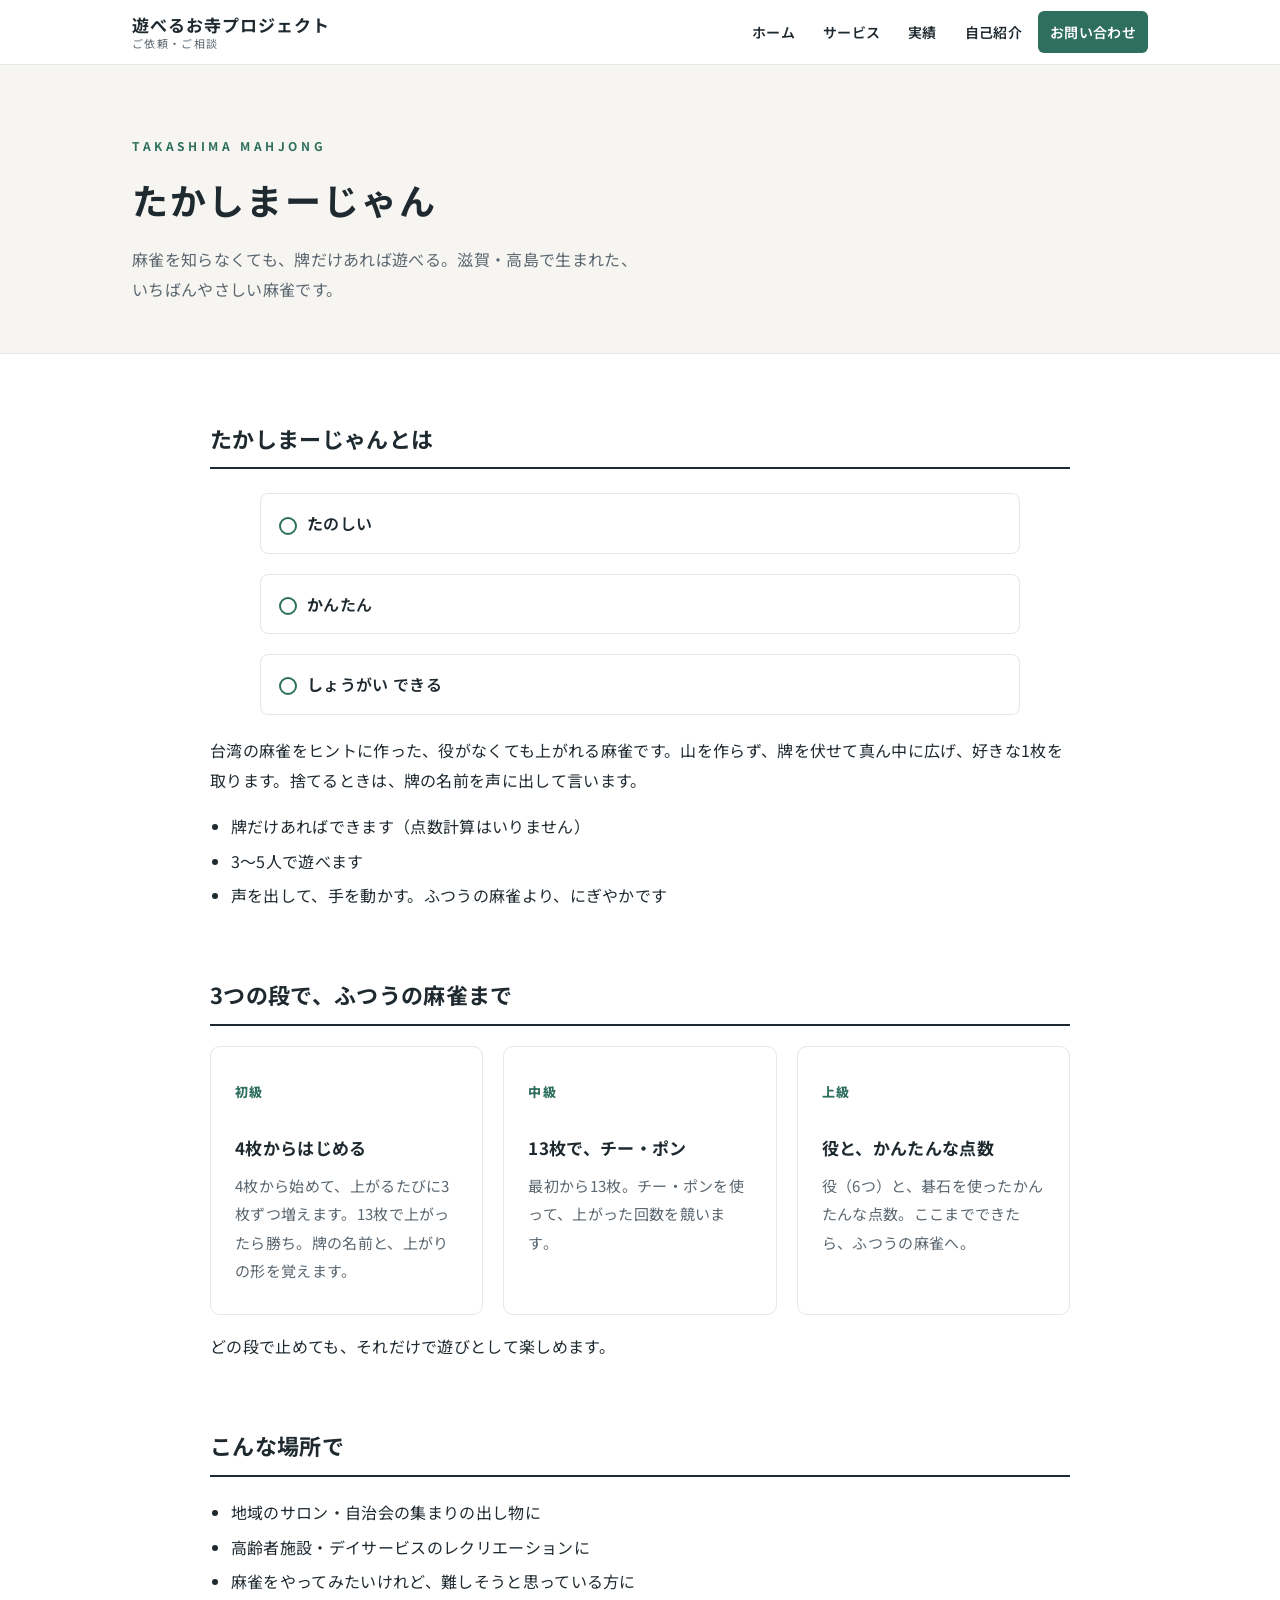
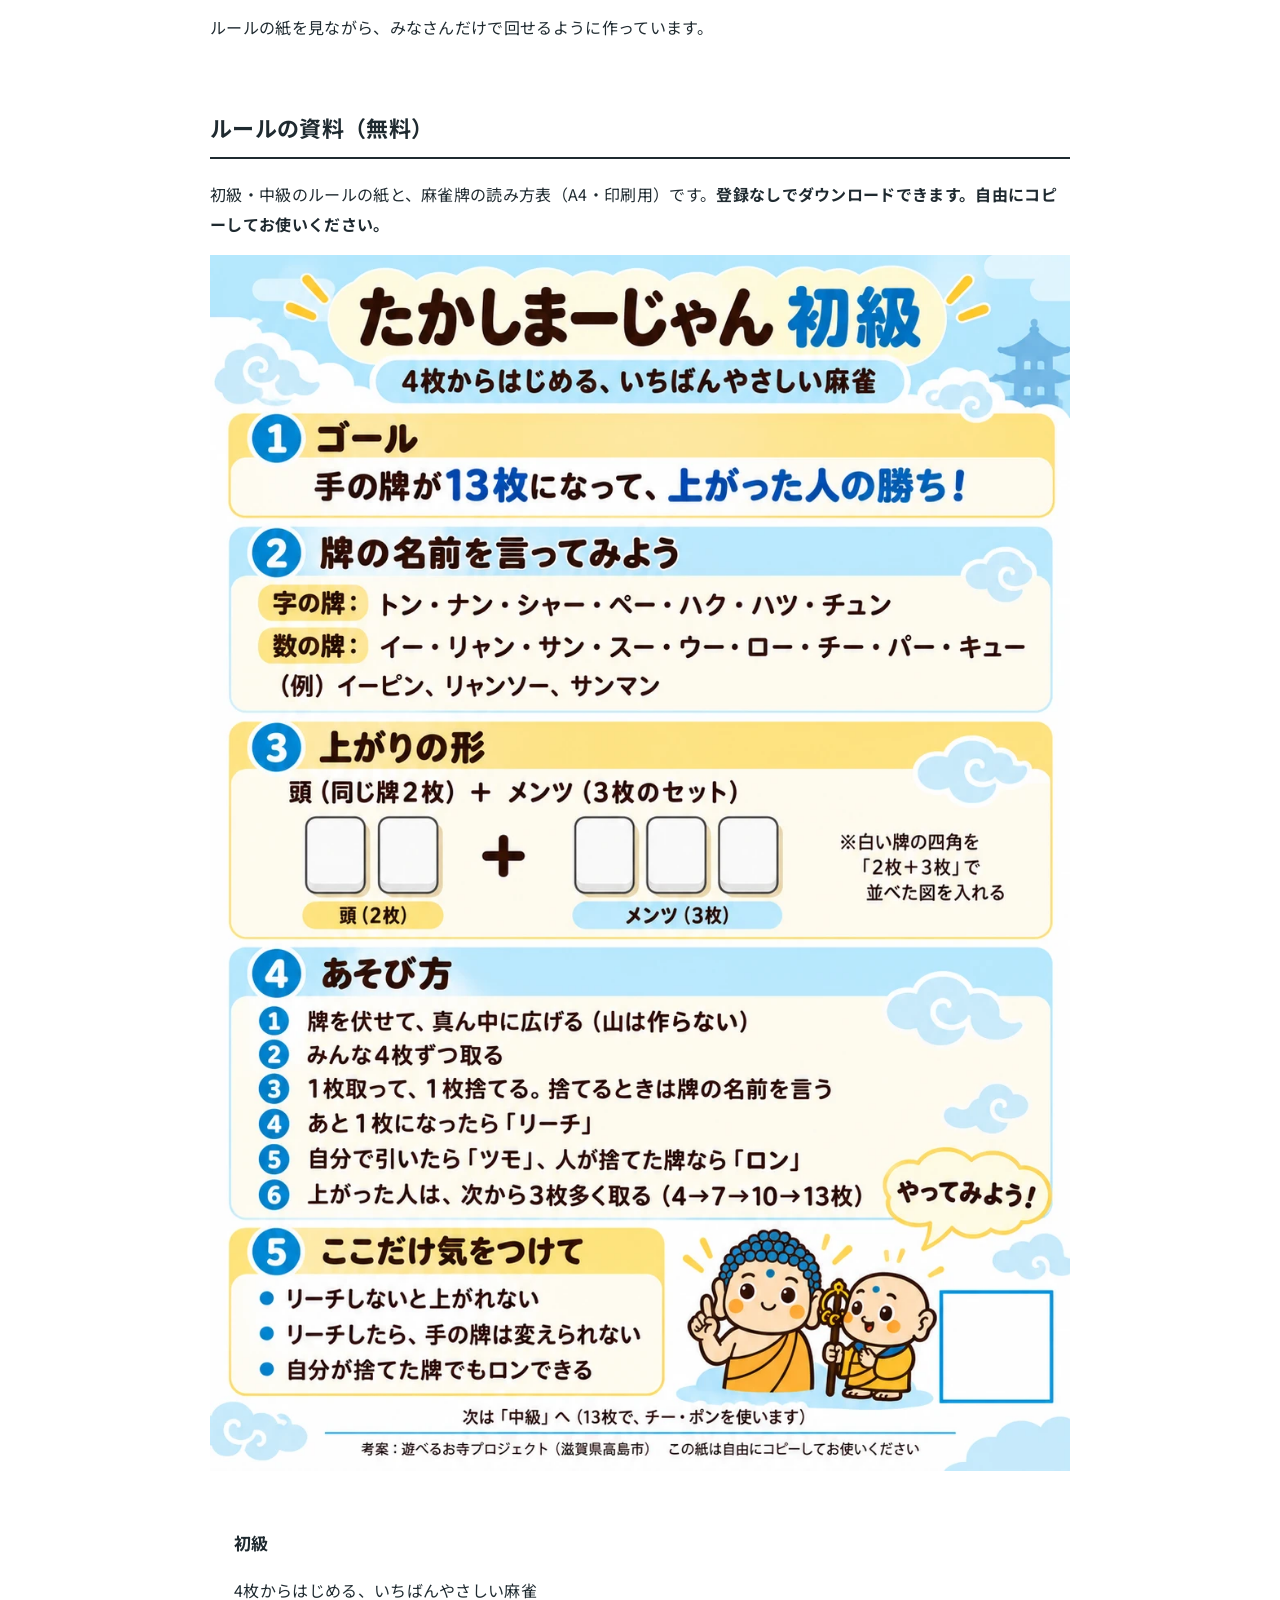
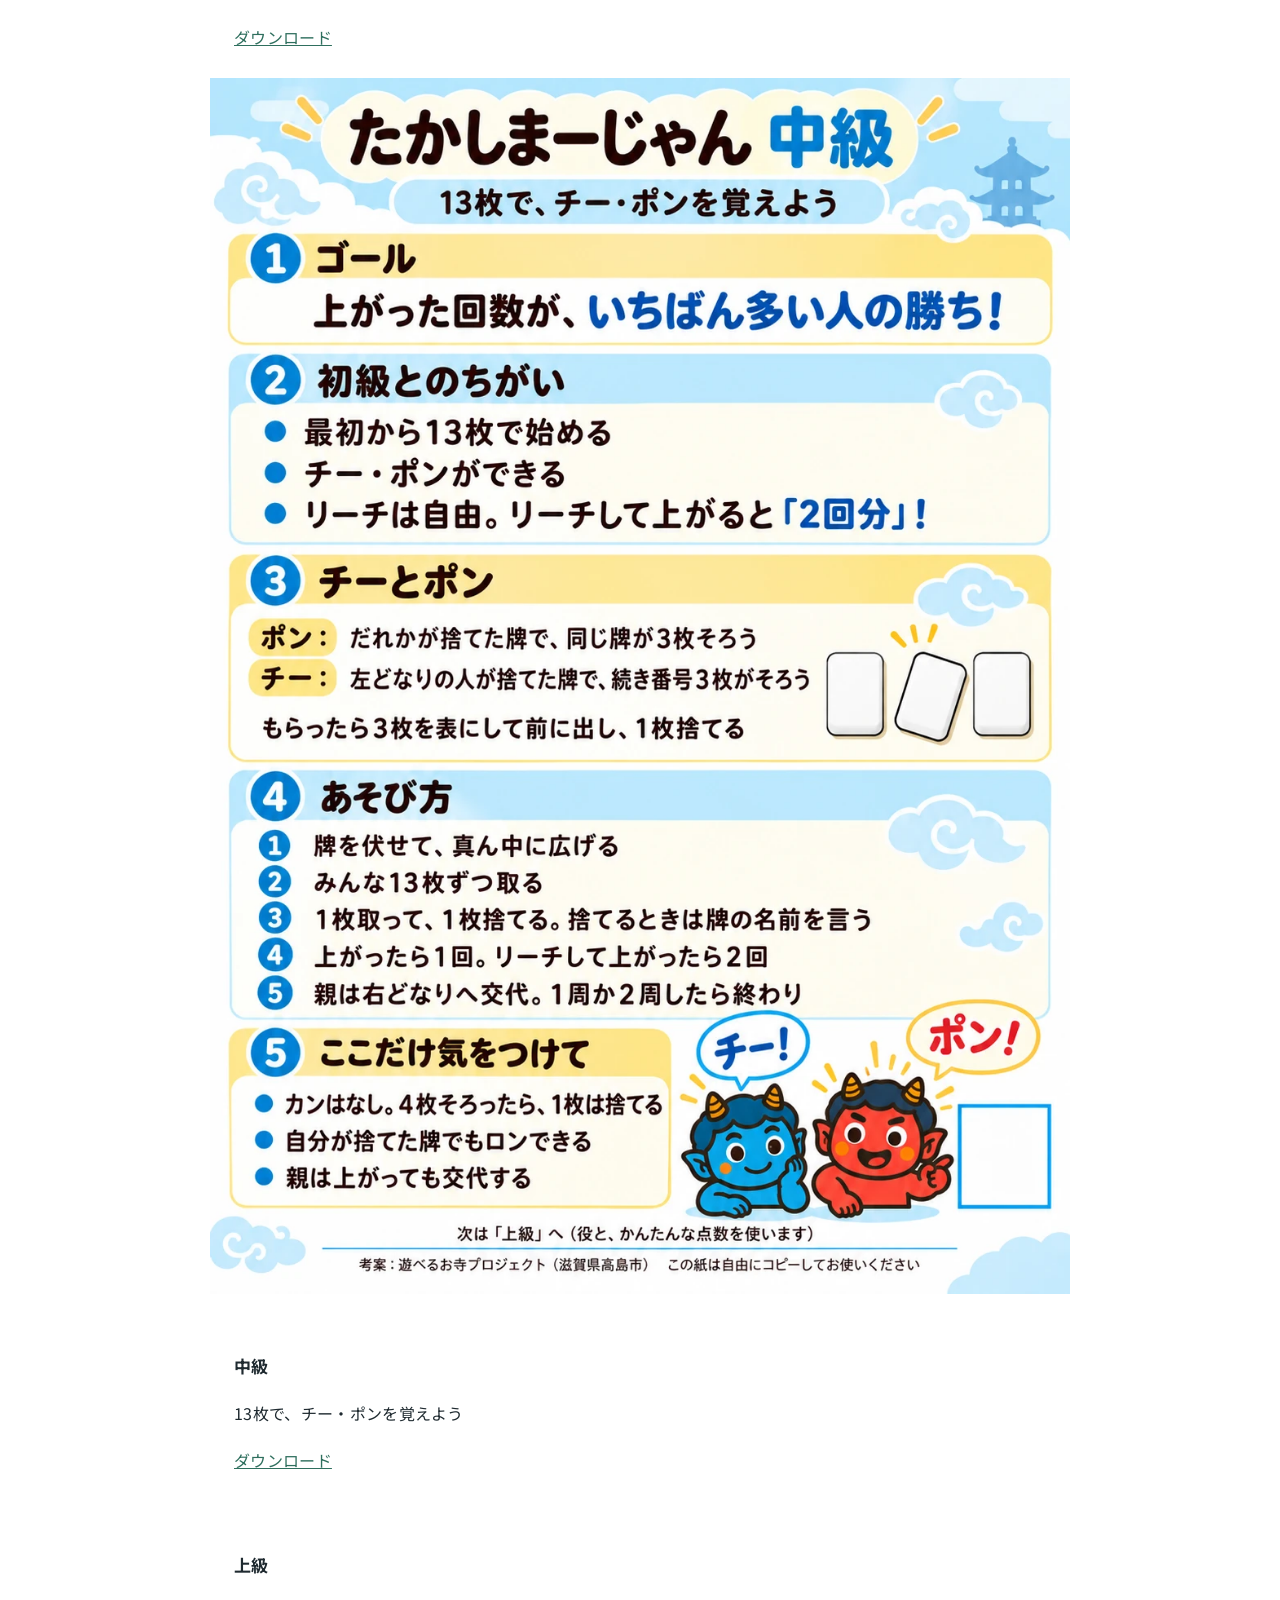
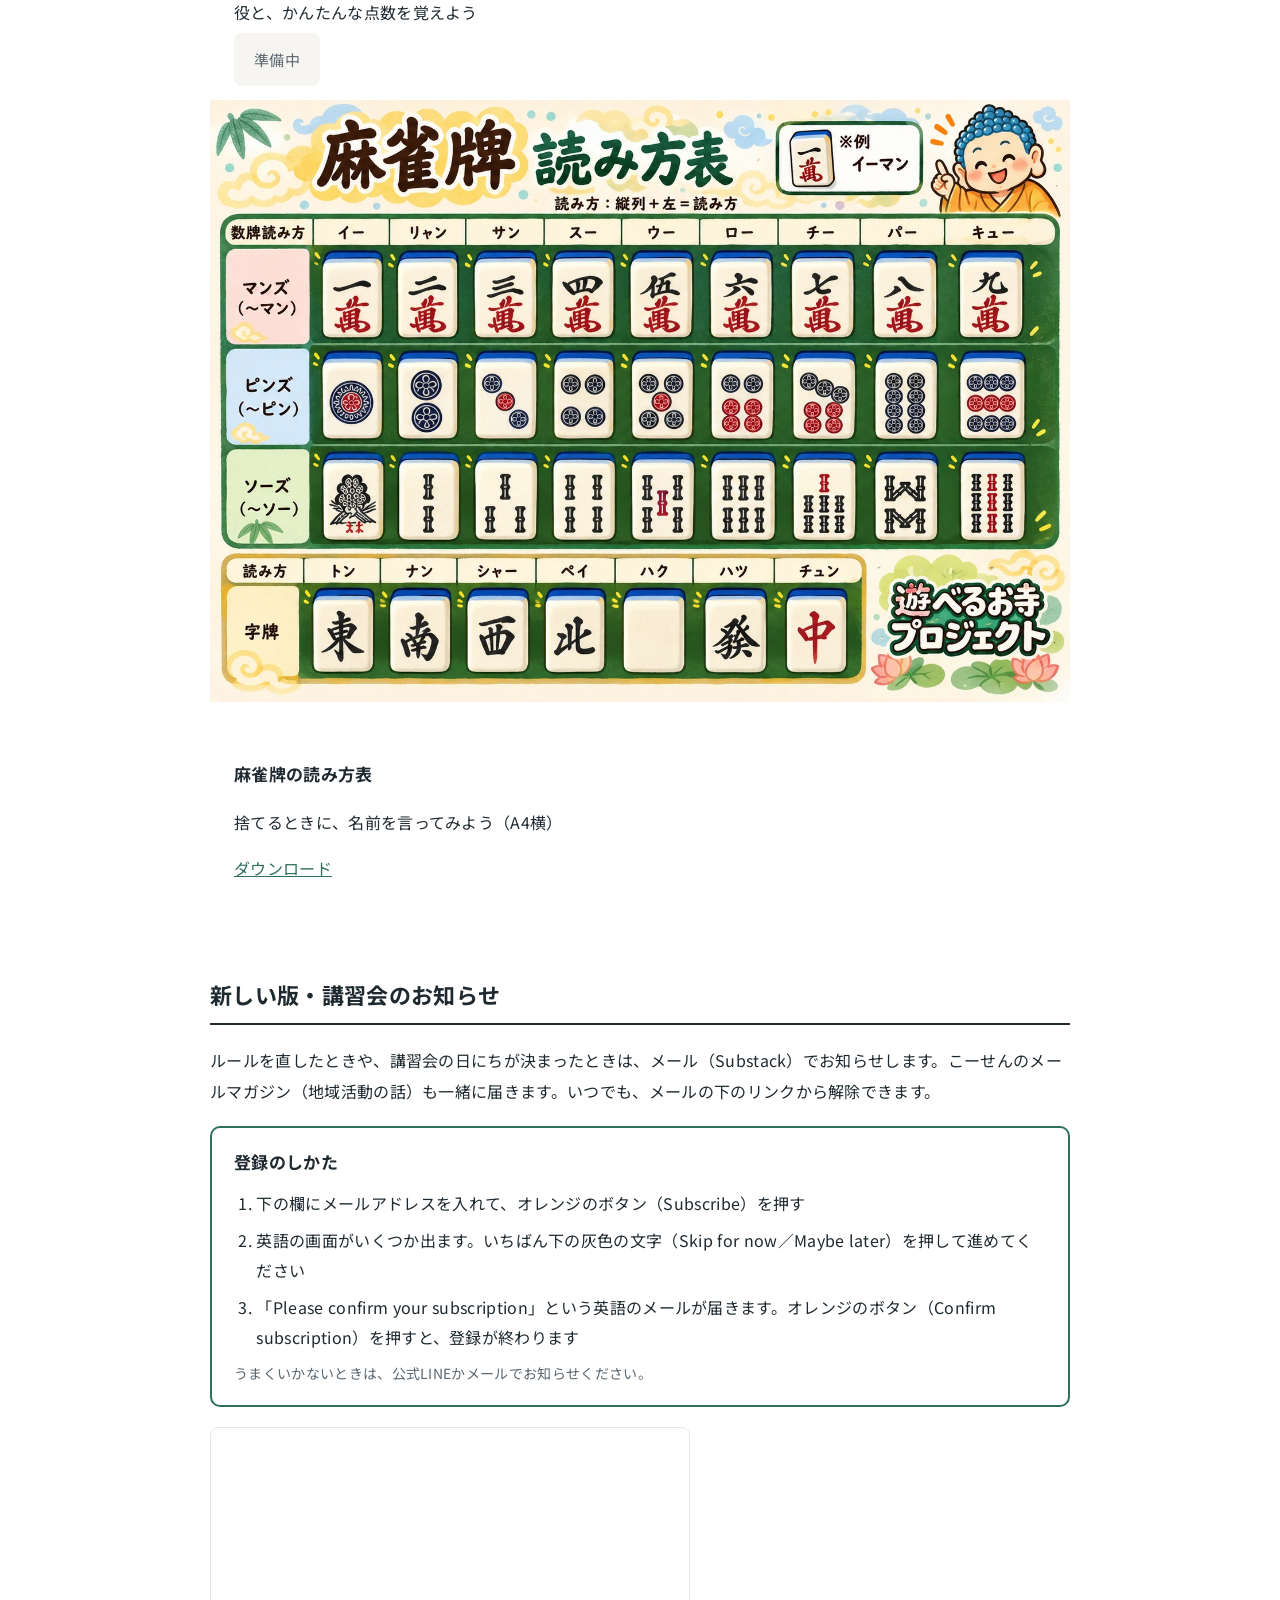
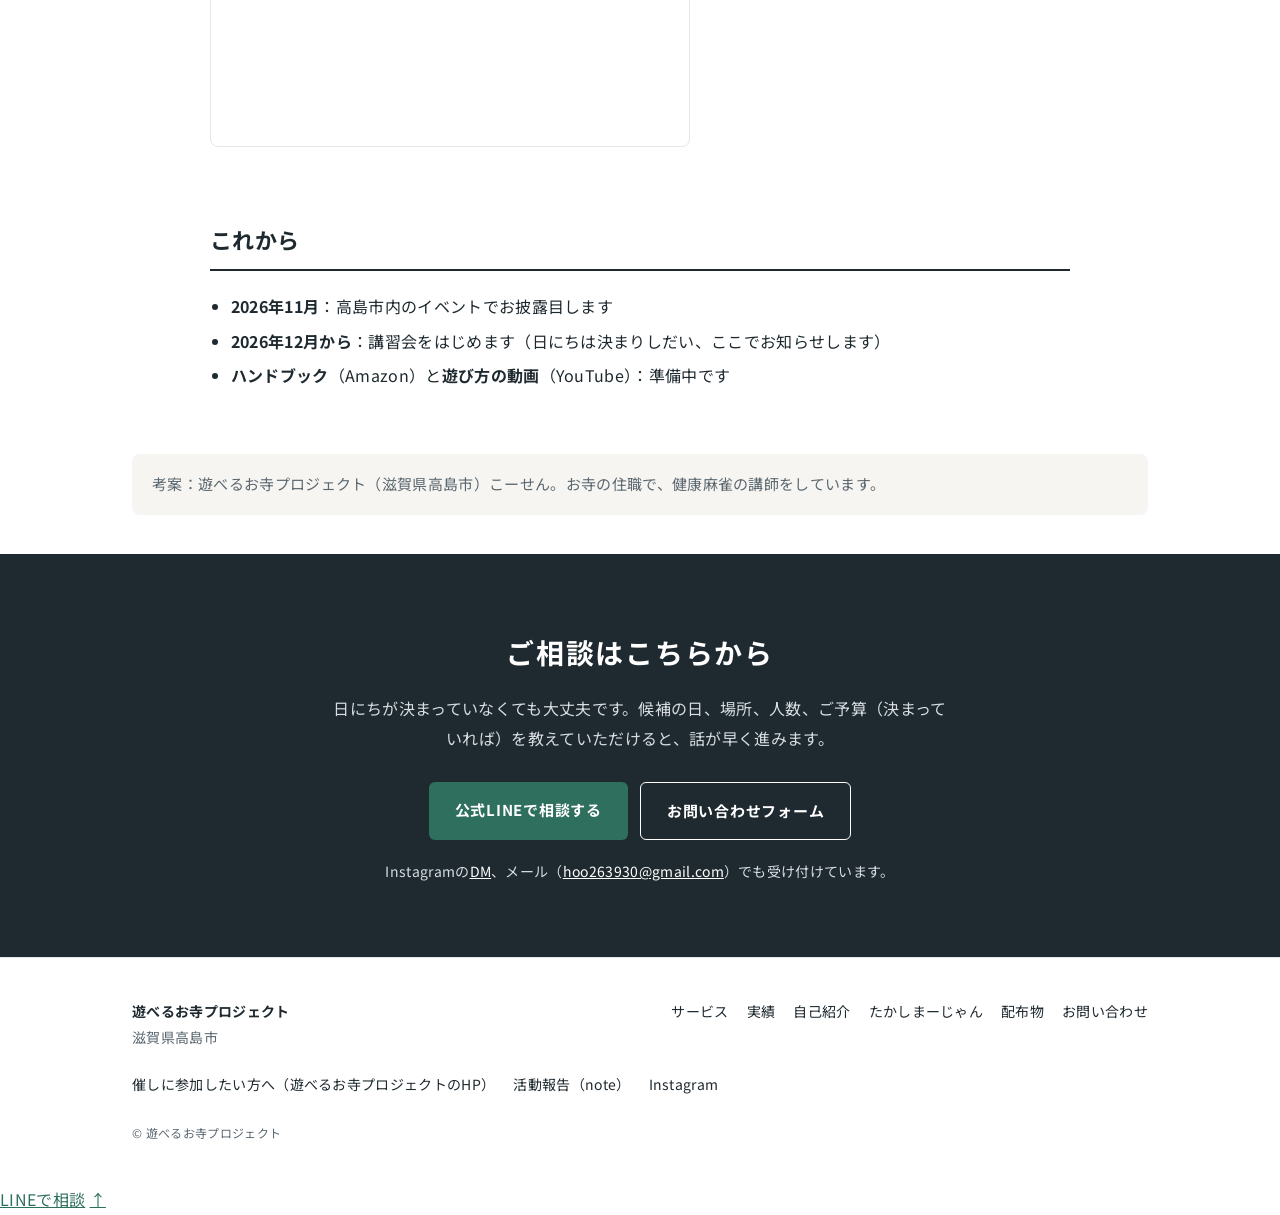
<file: takashimajan/index.html>
<!doctype html>
<html lang="ja">
<head>
  <meta charset="utf-8" />
  <meta name="viewport" content="width=device-width, initial-scale=1" />
  <script>/* 古い住所（github.io/works）で開かれたら、新しい住所の同じページへ移す */if(/\.github\.io$/.test(location.hostname)){location.replace("https://asoberu-otera-works.pages.dev/"+location.pathname.replace(/^\/works\/?/,"")+location.search+location.hash);}</script>
  <title>たかしまーじゃん｜遊べるお寺プロジェクト</title>
  <link rel="canonical" href="https://asoberu-otera-works.pages.dev/takashimajan/" />
  <meta name="description" content="麻雀を知らなくても、牌だけあれば遊べる。滋賀・高島で生まれた、いちばんやさしい麻雀「たかしまーじゃん」。ルールの資料を、登録なしで無料ダウンロードできます。" />
  <link rel="preconnect" href="https://fonts.googleapis.com" />
  <link rel="preconnect" href="https://fonts.gstatic.com" crossorigin />
  <link href="https://fonts.googleapis.com/css2?family=Noto+Sans+JP:wght@400;600;700;800&display=swap" rel="stylesheet" />
  <link rel="stylesheet" href="../assets/style.css?v=14" />
</head>
<body>
<header class="site-header">
  <div class="wrap">
    <a class="logo" href="../"><b>遊べるお寺プロジェクト</b><small>ご依頼・ご相談</small></a>
    <nav class="nav" aria-label="メニュー"><a class="nav-home" href="../">ホーム</a><a href="../service/">サービス</a><a href="../results/">実績</a><a href="../about/">自己紹介</a><a class="nav-cta" href="../contact/">お問い合わせ</a></nav>
  </div>
</header>
<main>

<section class="page-head"><div class="wrap"><span class="en">TAKASHIMA MAHJONG</span><h1>たかしまーじゃん</h1><p><span class="nb">麻雀を知らなくても、</span><span class="nb">牌だけあれば遊べる。</span><span class="nb">滋賀・高島で生まれた、</span><span class="nb">いちばんやさしい麻雀です。</span></p></div></section>
<div class="page-body"><div class="wrap">

<div class="block">
  <h2>たかしまーじゃんとは</h2>
  <ul class="worries">
    <li><b>た</b>のしい</li>
    <li><b>か</b>んたん</li>
    <li><b>し</b>ょうがい できる</li>
  </ul>
  <p>台湾の麻雀をヒントに作った、役がなくても上がれる麻雀です。山を作らず、牌を伏せて真ん中に広げ、好きな1枚を取ります。捨てるときは、牌の名前を声に出して言います。</p>
  <ul>
    <li>牌だけあればできます（点数計算はいりません）</li>
    <li>3〜5人で遊べます</li>
    <li>声を出して、手を動かす。ふつうの麻雀より、にぎやかです</li>
  </ul>
</div>

<div class="block">
  <h2>3つの段で、ふつうの麻雀まで</h2>
  <div class="cards">
    <div class="card"><span class="num">初級</span><h3>4枚からはじめる</h3><p>4枚から始めて、上がるたびに3枚ずつ増えます。13枚で上がったら勝ち。牌の名前と、上がりの形を覚えます。</p></div>
    <div class="card"><span class="num">中級</span><h3>13枚で、チー・ポン</h3><p>最初から13枚。チー・ポンを使って、上がった回数を競います。</p></div>
    <div class="card"><span class="num">上級</span><h3>役と、かんたんな点数</h3><p>役（6つ）と、碁石を使ったかんたんな点数。ここまでできたら、ふつうの麻雀へ。</p></div>
  </div>
  <p>どの段で止めても、それだけで遊びとして楽しめます。</p>
</div>

<div class="block">
  <h2>こんな場所で</h2>
  <ul>
    <li>地域のサロン・自治会の集まりの出し物に</li>
    <li>高齢者施設・デイサービスのレクリエーションに</li>
    <li>麻雀をやってみたいけれど、難しそうと思っている方に</li>
  </ul>
  <p>ルールの紙を見ながら、みなさんだけで回せるように作っています。</p>
</div>

<div class="block" id="shiryo">
  <h2>ルールの資料（無料）</h2>
  <p>初級・中級のルールの紙と、麻雀牌の読み方表（A4・印刷用）です。<b>登録なしでダウンロードできます。自由にコピーしてお使いください。</b></p>
  <div class="gal-grid">
    <div class="gal"><a class="gal-img" href="../images/takashimajan/shokyu.webp" target="_blank" rel="noopener"><img src="../images/takashimajan/shokyu.webp" alt="初級" loading="lazy"></a><div class="card-body"><h3>初級</h3><p>4枚からはじめる、いちばんやさしい麻雀</p><a class="btn-sub" href="../images/takashimajan/shokyu.webp" download>ダウンロード</a></div></div>
    <div class="gal"><a class="gal-img" href="../images/takashimajan/chukyu.webp" target="_blank" rel="noopener"><img src="../images/takashimajan/chukyu.webp" alt="中級" loading="lazy"></a><div class="card-body"><h3>中級</h3><p>13枚で、チー・ポンを覚えよう</p><a class="btn-sub" href="../images/takashimajan/chukyu.webp" download>ダウンロード</a></div></div>
    <div class="gal"><div class="gal-img"></div><div class="card-body"><h3>上級</h3><p>役と、かんたんな点数を覚えよう</p><span class="note-box">準備中</span></div></div>
    <div class="gal"><a class="gal-img" href="../images/takashimajan/yomikata.webp" target="_blank" rel="noopener"><img src="../images/takashimajan/yomikata.webp" alt="麻雀牌の読み方表" loading="lazy"></a><div class="card-body"><h3>麻雀牌の読み方表</h3><p>捨てるときに、名前を言ってみよう（A4横）</p><a class="btn-sub" href="../images/takashimajan/yomikata.webp" download>ダウンロード</a></div></div>
  </div>
</div>

<div class="block" id="oshirase">
  <h2>新しい版・講習会のお知らせ</h2>
  <p>ルールを直したときや、講習会の日にちが決まったときは、メール（Substack）でお知らせします。こーせんのメールマガジン（地域活動の話）も一緒に届きます。いつでも、メールの下のリンクから解除できます。</p>
  <div class="howto">
    <b>登録のしかた</b>
    <ol>
      <li>下の欄にメールアドレスを入れて、オレンジのボタン（Subscribe）を押す</li>
      <li>英語の画面がいくつか出ます。いちばん下の灰色の文字（Skip for now／Maybe later）を押して進めてください</li>
      <li>「Please confirm your subscription」という英語のメールが届きます。オレンジのボタン（Confirm subscription）を押すと、登録が終わります</li>
    </ol>
    <p>うまくいかないときは、公式LINEかメールでお知らせください。</p>
  </div>
  <div class="substack-embed"><iframe src="https://kosen3.substack.com/embed" title="メールアドレスの登録" width="480" height="320" frameborder="0" scrolling="no"></iframe></div>
</div>

<div class="block">
  <h2>これから</h2>
  <ul>
    <li><b>2026年11月</b>：高島市内のイベントでお披露目します</li>
    <li><b>2026年12月から</b>：講習会をはじめます（日にちは決まりしだい、ここでお知らせします）</li>
    <li><b>ハンドブック</b>（Amazon）と<b>遊び方の動画</b>（YouTube）：準備中です</li>
  </ul>
</div>

<p class="note-box">考案：遊べるお寺プロジェクト（滋賀県高島市）こーせん。お寺の住職で、健康麻雀の講師をしています。</p>

</div></div>
</main>
<section class="cta-band">
  <div class="wrap">
    <h2>ご相談はこちらから</h2>
    <p>日にちが決まっていなくても大丈夫です。候補の日、場所、人数、ご予算（決まっていれば）を教えていただけると、話が早く進みます。</p>
    <div class="btns">
      <a class="btn primary" href="https://lin.ee/ZITRIHg" target="_blank" rel="noopener">公式LINEで相談する</a>
      <a class="btn ghost" href="https://hoo263930-netizen.github.io/contact/" target="_blank" rel="noopener">お問い合わせフォーム</a>
    </div>
    <p class="band-sub">Instagramの<a href="https://www.instagram.com/asoberu_otera/" target="_blank" rel="noopener">DM</a>、メール（<a href="mailto:hoo263930@gmail.com">hoo263930@gmail.com</a>）でも受け付けています。</p>
  </div>
</section>
<footer class="site-footer">
  <div class="wrap">
    <div class="cols">
      <div>
        <b style="color:var(--ink)">遊べるお寺プロジェクト</b><br />
        滋賀県高島市
      </div>
      <ul>
        <li><a href="../service/">サービス</a></li>
        <li><a href="../results/">実績</a></li>
        <li><a href="../about/">自己紹介</a></li>
        <li><a href="../takashimajan/">たかしまーじゃん</a></li>
        <li><a href="../haifu/">配布物</a></li>
        <li><a href="../contact/">お問い合わせ</a></li>
      </ul>
      <ul>
        <li><a href="https://hoo263930-netizen.github.io/" target="_blank" rel="noopener">催しに参加したい方へ（遊べるお寺プロジェクトのHP）</a></li>
        <li><a href="https://note.com/loyal_dill1011" target="_blank" rel="noopener">活動報告（note）</a></li>
        <li><a href="https://www.instagram.com/asoberu_otera/" target="_blank" rel="noopener">Instagram</a></li>
      </ul>
    </div>
    <p class="copy">© 遊べるお寺プロジェクト</p>
  </div>
</footer>
<a class="float-line" href="https://lin.ee/ZITRIHg" target="_blank" rel="noopener">LINEで相談</a>
<a class="to-top" href="#" aria-label="ページの上へ">↑</a>
</body>
</html>
</file>
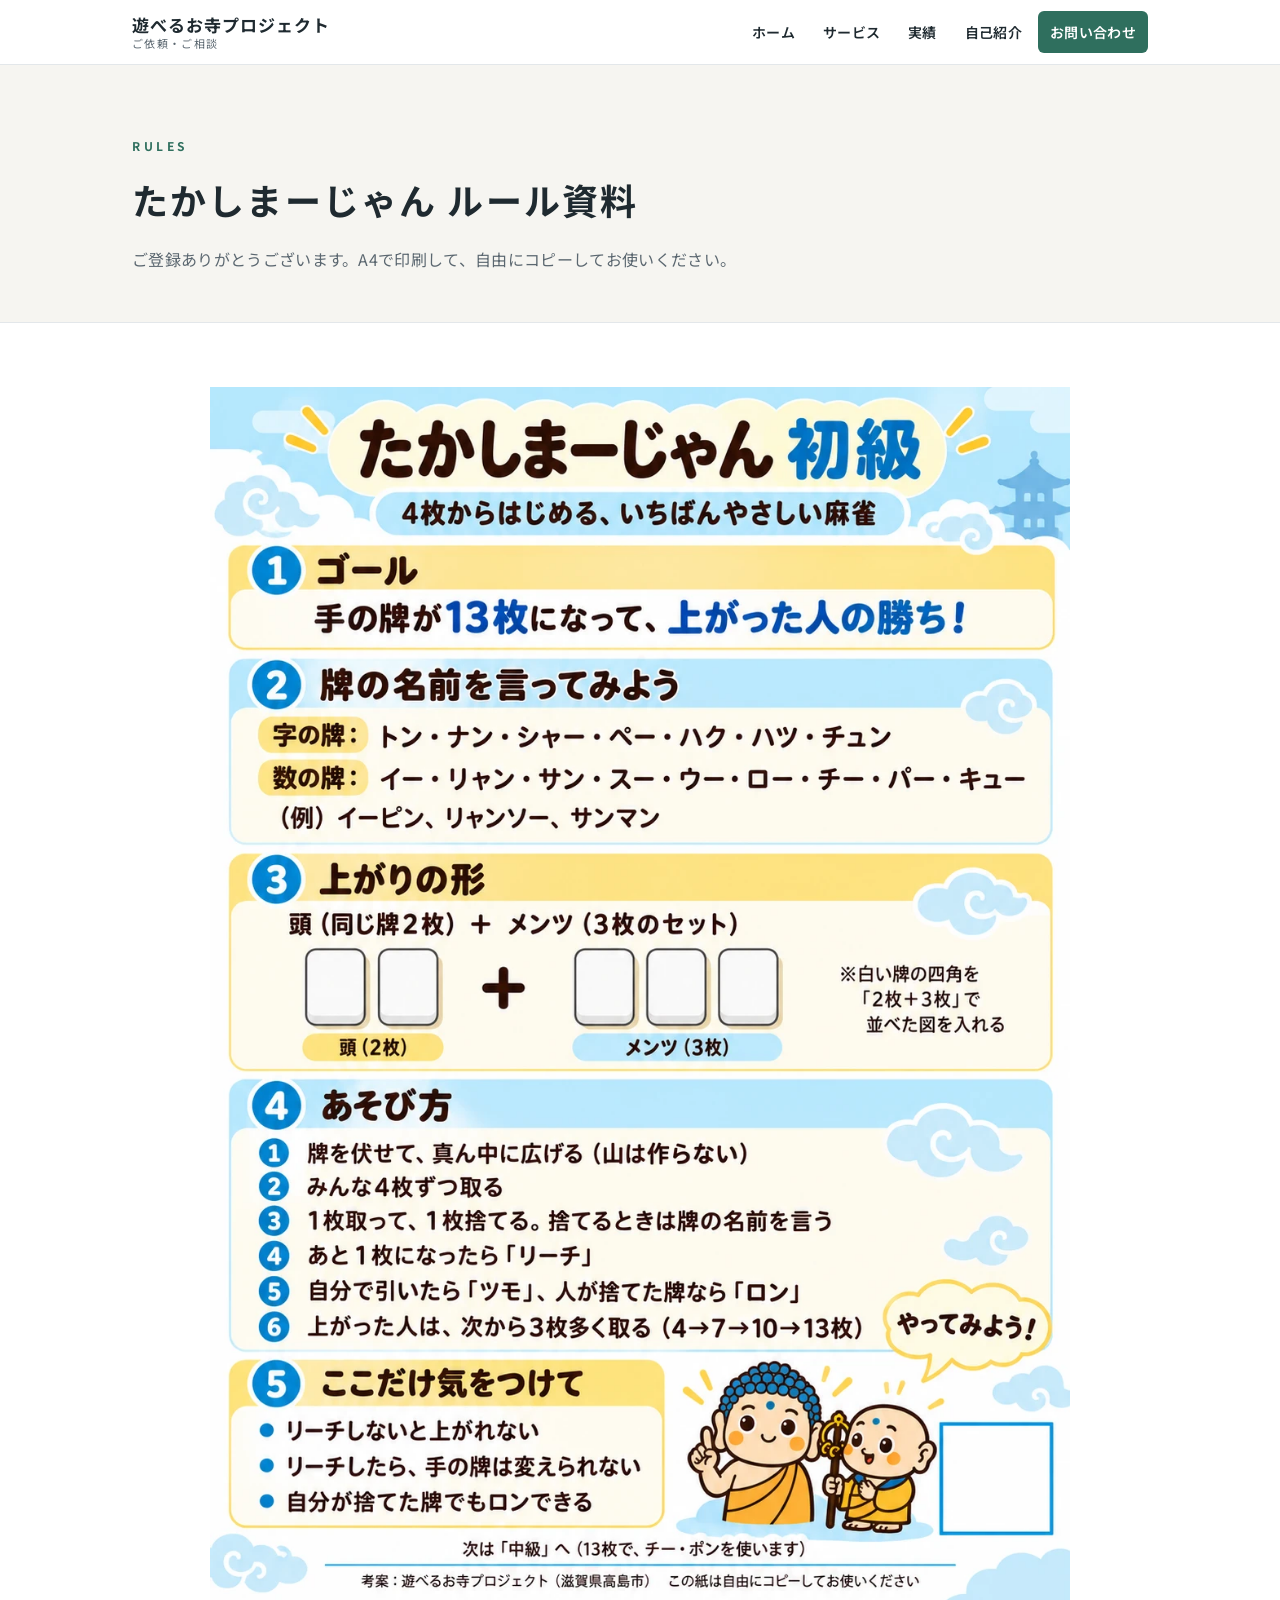
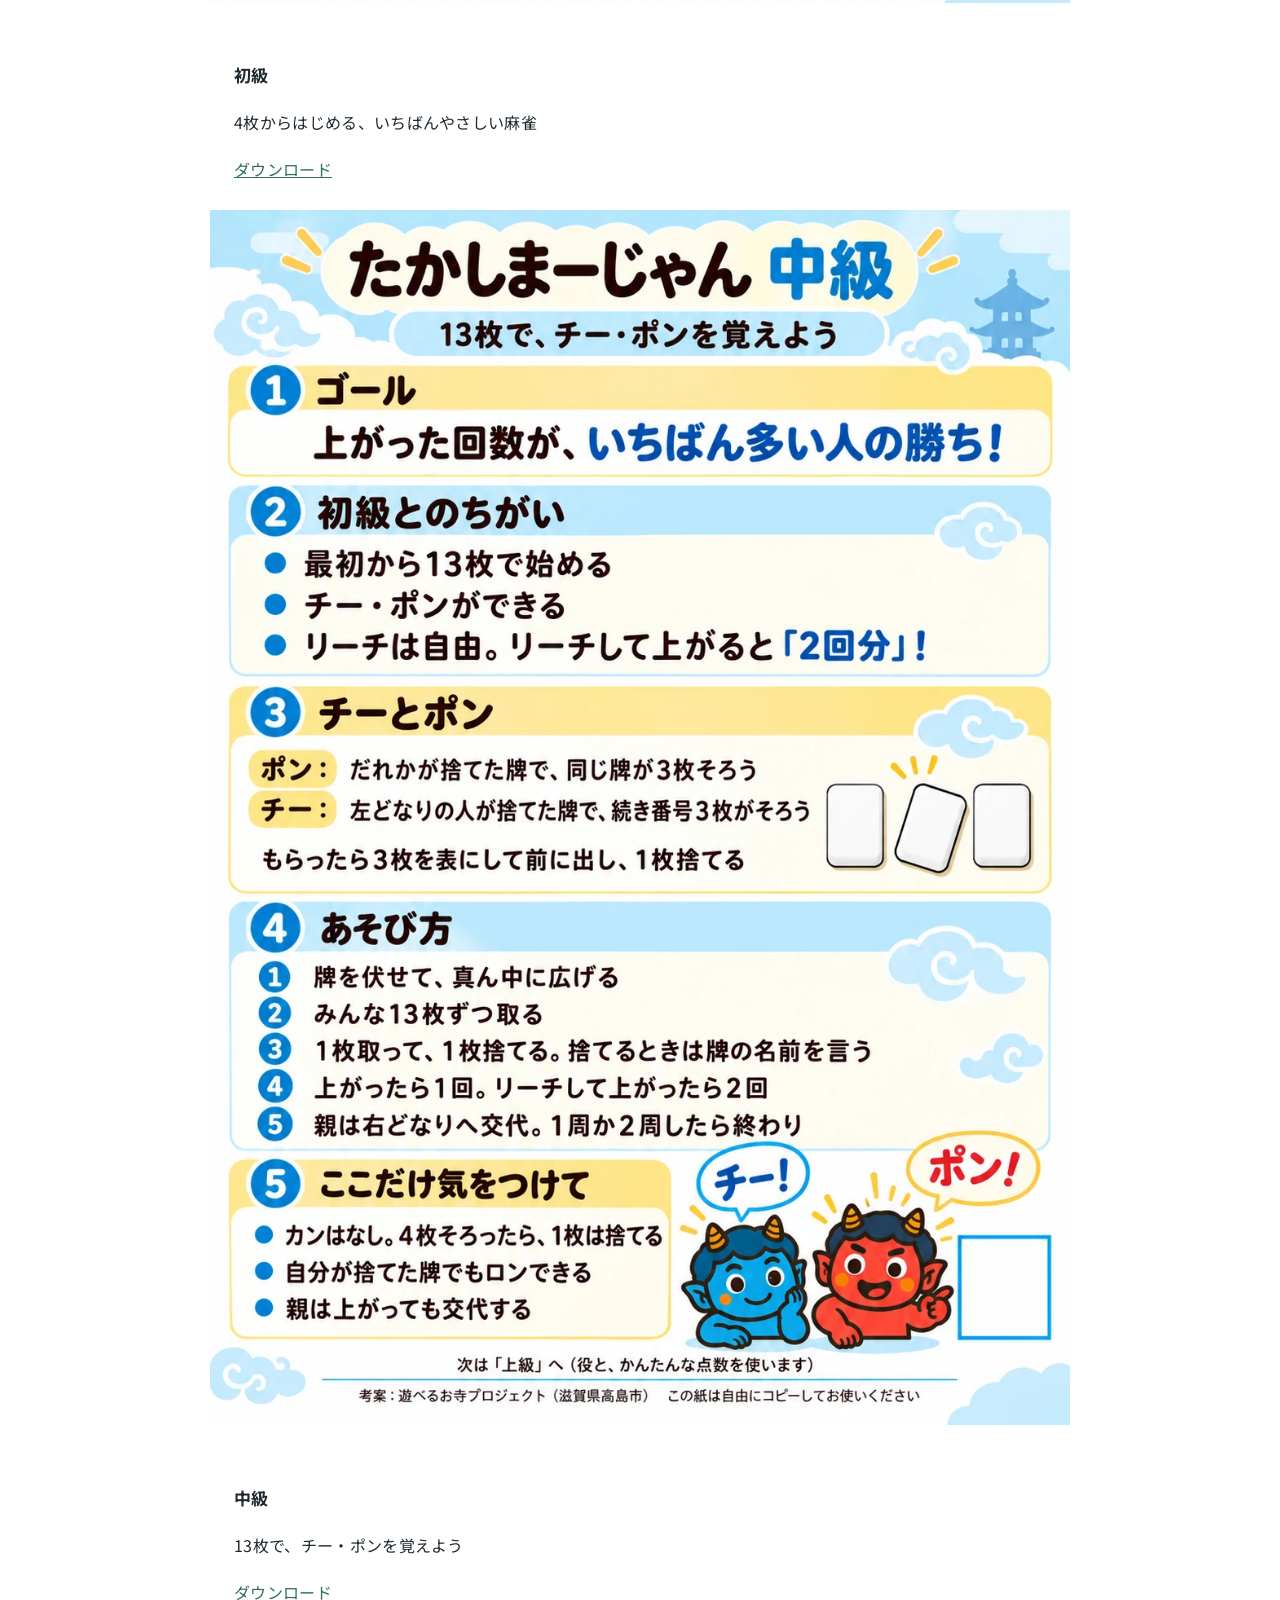
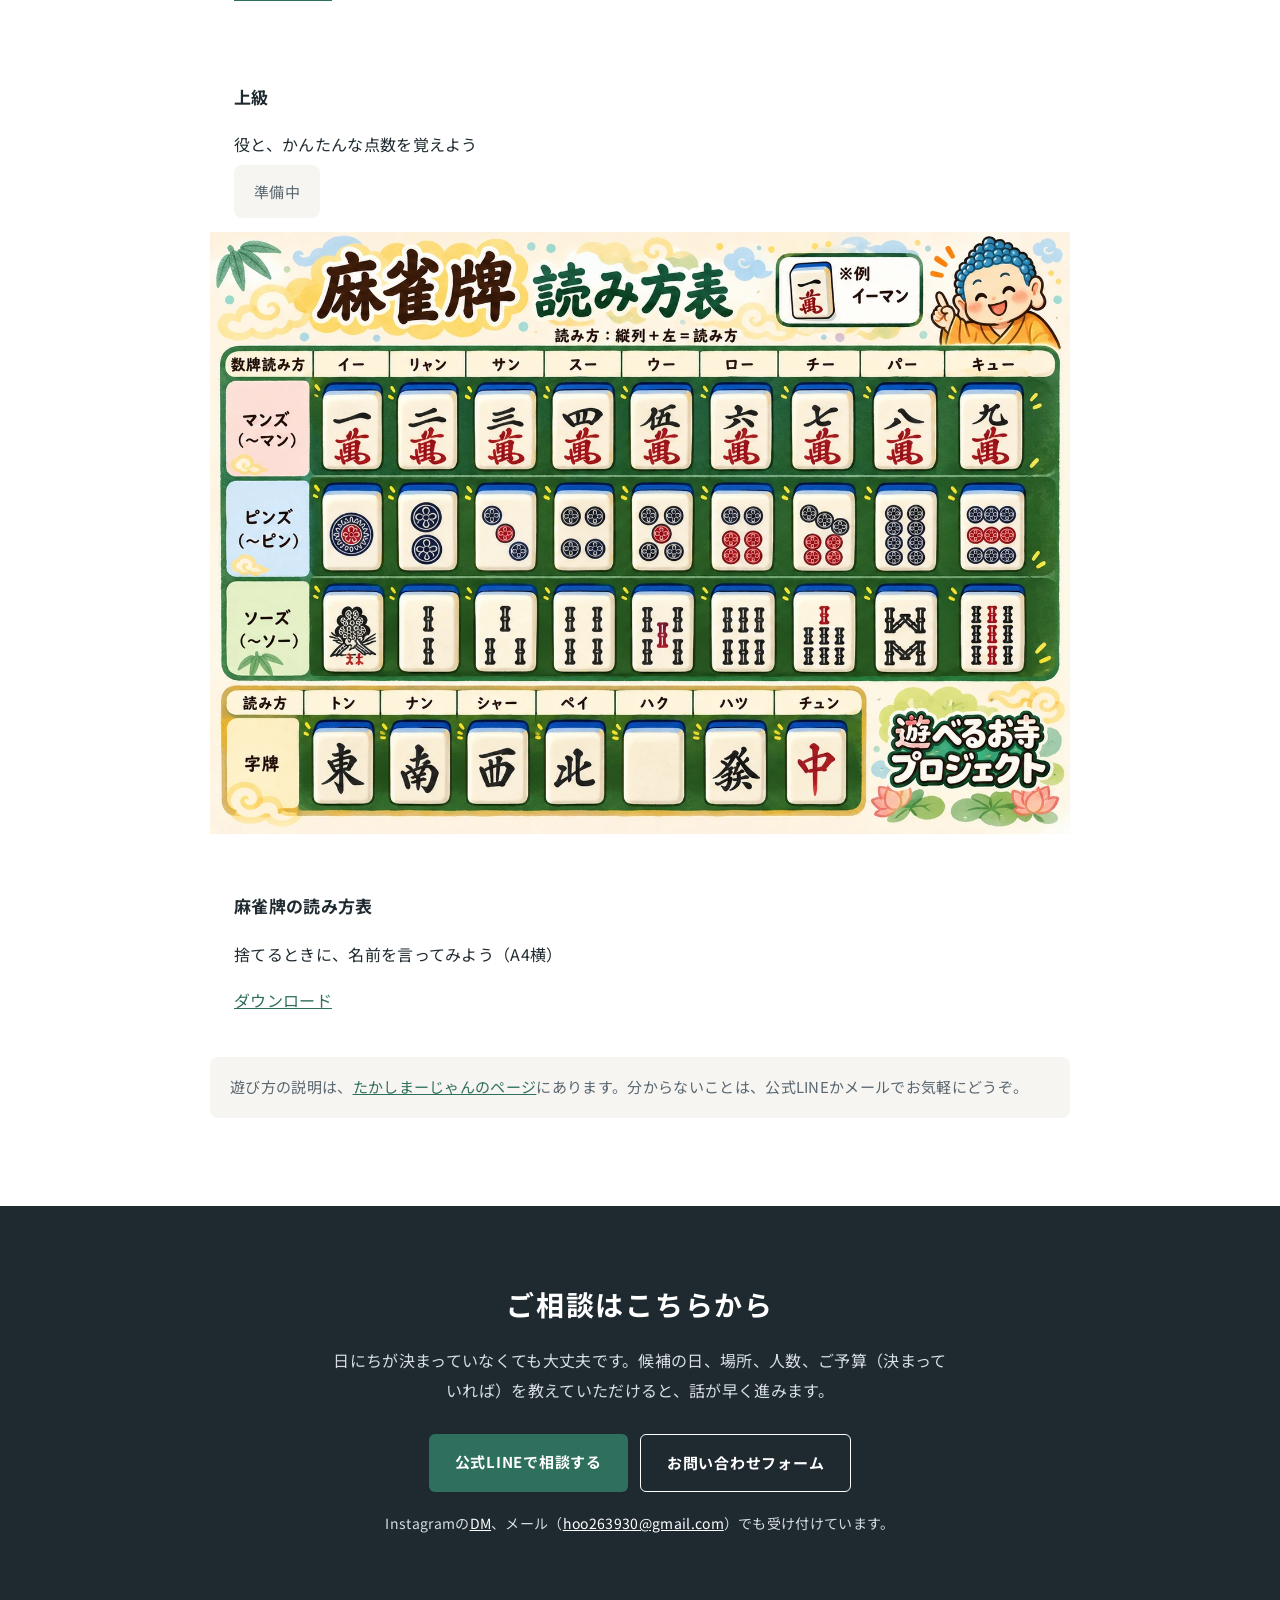
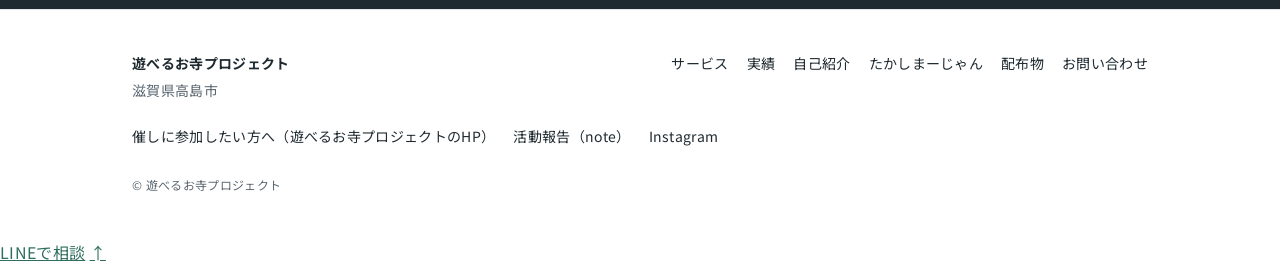
<file: takashimajan/shiryo-7k3m/index.html>
<!doctype html>
<html lang="ja">
<head>
  <meta charset="utf-8" />
  <meta name="viewport" content="width=device-width, initial-scale=1" />
  <script>/* 古い住所（github.io/works）で開かれたら、新しい住所の同じページへ移す */if(/\.github\.io$/.test(location.hostname)){location.replace("https://asoberu-otera-works.pages.dev/"+location.pathname.replace(/^\/works\/?/,"")+location.search+location.hash);}</script>
  <title>たかしまーじゃん ルール資料｜遊べるお寺プロジェクト</title>
  <meta name="robots" content="noindex" />
  <link rel="canonical" href="https://asoberu-otera-works.pages.dev/takashimajan/shiryo-7k3m/" />
  <meta name="description" content="たかしまーじゃんのルール資料（初級・中級・上級・麻雀牌の読み方表）。" />
  <link rel="preconnect" href="https://fonts.googleapis.com" />
  <link rel="preconnect" href="https://fonts.gstatic.com" crossorigin />
  <link href="https://fonts.googleapis.com/css2?family=Noto+Sans+JP:wght@400;600;700;800&display=swap" rel="stylesheet" />
  <link rel="stylesheet" href="../../assets/style.css?v=14" />
</head>
<body>
<header class="site-header">
  <div class="wrap">
    <a class="logo" href="../../"><b>遊べるお寺プロジェクト</b><small>ご依頼・ご相談</small></a>
    <nav class="nav" aria-label="メニュー"><a class="nav-home" href="../../">ホーム</a><a href="../../service/">サービス</a><a href="../../results/">実績</a><a href="../../about/">自己紹介</a><a class="nav-cta" href="../../contact/">お問い合わせ</a></nav>
  </div>
</header>
<main>

<section class="page-head"><div class="wrap"><span class="en">RULES</span><h1>たかしまーじゃん ルール資料</h1><p>ご登録ありがとうございます。A4で印刷して、自由にコピーしてお使いください。</p></div></section>
<div class="page-body"><div class="wrap">
<div class="block">
  <div class="gal-grid">
    <div class="gal"><a class="gal-img" href="../../images/takashimajan/shokyu.webp" target="_blank" rel="noopener"><img src="../../images/takashimajan/shokyu.webp" alt="初級" loading="lazy"></a><div class="card-body"><h3>初級</h3><p>4枚からはじめる、いちばんやさしい麻雀</p><a class="btn-sub" href="../../images/takashimajan/shokyu.webp" download>ダウンロード</a></div></div>
    <div class="gal"><a class="gal-img" href="../../images/takashimajan/chukyu.webp" target="_blank" rel="noopener"><img src="../../images/takashimajan/chukyu.webp" alt="中級" loading="lazy"></a><div class="card-body"><h3>中級</h3><p>13枚で、チー・ポンを覚えよう</p><a class="btn-sub" href="../../images/takashimajan/chukyu.webp" download>ダウンロード</a></div></div>
    <div class="gal"><div class="gal-img"></div><div class="card-body"><h3>上級</h3><p>役と、かんたんな点数を覚えよう</p><span class="note-box">準備中</span></div></div>
    <div class="gal"><a class="gal-img" href="../../images/takashimajan/yomikata.webp" target="_blank" rel="noopener"><img src="../../images/takashimajan/yomikata.webp" alt="麻雀牌の読み方表" loading="lazy"></a><div class="card-body"><h3>麻雀牌の読み方表</h3><p>捨てるときに、名前を言ってみよう（A4横）</p><a class="btn-sub" href="../../images/takashimajan/yomikata.webp" download>ダウンロード</a></div></div>
  </div>
  <p class="note-box">遊び方の説明は、<a href="../../takashimajan/">たかしまーじゃんのページ</a>にあります。分からないことは、公式LINEかメールでお気軽にどうぞ。</p>
</div>
</div></div>
</main>
<section class="cta-band">
  <div class="wrap">
    <h2>ご相談はこちらから</h2>
    <p>日にちが決まっていなくても大丈夫です。候補の日、場所、人数、ご予算（決まっていれば）を教えていただけると、話が早く進みます。</p>
    <div class="btns">
      <a class="btn primary" href="https://lin.ee/ZITRIHg" target="_blank" rel="noopener">公式LINEで相談する</a>
      <a class="btn ghost" href="https://hoo263930-netizen.github.io/contact/" target="_blank" rel="noopener">お問い合わせフォーム</a>
    </div>
    <p class="band-sub">Instagramの<a href="https://www.instagram.com/asoberu_otera/" target="_blank" rel="noopener">DM</a>、メール（<a href="mailto:hoo263930@gmail.com">hoo263930@gmail.com</a>）でも受け付けています。</p>
  </div>
</section>
<footer class="site-footer">
  <div class="wrap">
    <div class="cols">
      <div>
        <b style="color:var(--ink)">遊べるお寺プロジェクト</b><br />
        滋賀県高島市
      </div>
      <ul>
        <li><a href="../../service/">サービス</a></li>
        <li><a href="../../results/">実績</a></li>
        <li><a href="../../about/">自己紹介</a></li>
        <li><a href="../../takashimajan/">たかしまーじゃん</a></li>
        <li><a href="../../haifu/">配布物</a></li>
        <li><a href="../../contact/">お問い合わせ</a></li>
      </ul>
      <ul>
        <li><a href="https://hoo263930-netizen.github.io/" target="_blank" rel="noopener">催しに参加したい方へ（遊べるお寺プロジェクトのHP）</a></li>
        <li><a href="https://note.com/loyal_dill1011" target="_blank" rel="noopener">活動報告（note）</a></li>
        <li><a href="https://www.instagram.com/asoberu_otera/" target="_blank" rel="noopener">Instagram</a></li>
      </ul>
    </div>
    <p class="copy">© 遊べるお寺プロジェクト</p>
  </div>
</footer>
<a class="float-line" href="https://lin.ee/ZITRIHg" target="_blank" rel="noopener">LINEで相談</a>
<a class="to-top" href="#" aria-label="ページの上へ">↑</a>
</body>
</html>
</file>
<file: assets/style.css>
/* works｜遊べるお寺プロジェクト ご依頼・ご相談（2026-09-29 試作：TEToRAのような、白基調のビジネスの形） */
:root{
  --ink:#1f2a30;          /* 本文 */
  --sub:#5b6770;          /* 補足の文字 */
  --line:#e3e7ea;         /* 罫線 */
  --bg:#ffffff;           /* 地 */
  --bg-soft:#f6f5f1;      /* うすい地（生成り） */
  --accent:#2f6f5e;       /* 差し色（苔の緑） */
  --accent-soft:#e7f0ec;
  --maxw:1080px;
  --rail:20px;
}
@media (min-width:900px){ :root{ --rail:32px; } }
*{ box-sizing:border-box; }
html,body{ margin:0; padding:0; }
body{
  color:var(--ink); background:var(--bg);
  font-family:"Noto Sans JP","Hiragino Kaku Gothic ProN","Yu Gothic",Meiryo,sans-serif;
  line-height:1.9; letter-spacing:.02em; font-size:16px;
}
a{ color:var(--accent); }
img{ max-width:100%; height:auto; }
.wrap{ max-width:var(--maxw); margin:0 auto; padding:0 var(--rail); }

/* ヘッダー */
.site-header{ position:sticky; top:0; z-index:10; background:rgba(255,255,255,.96); border-bottom:1px solid var(--line); }
.site-header .wrap{ display:flex; align-items:center; justify-content:space-between; gap:16px; min-height:64px; }
.logo{ text-decoration:none; color:var(--ink); line-height:1.3; }
.logo b{ display:block; font-size:17px; letter-spacing:.06em; }
.logo small{ display:block; font-size:11px; color:var(--sub); letter-spacing:.12em; }
.nav{ display:flex; gap:4px; flex-wrap:wrap; justify-content:flex-end; }
.nav a{ color:var(--ink); text-decoration:none; font-size:14px; font-weight:600; padding:8px 12px; border-radius:6px; }
.nav a:hover,.nav a[aria-current="page"]{ background:var(--accent-soft); color:var(--accent); }
.nav a.nav-cta{ background:var(--accent); color:#fff; }
.nav a.nav-cta:hover{ opacity:.9; }
@media (max-width:760px){
  .site-header{ position:static; }
  .site-header .wrap{ flex-direction:column; align-items:flex-start; padding-top:10px; padding-bottom:6px; gap:4px; }
  .nav{ justify-content:flex-start; margin-left:-10px; }
  .nav a{ font-size:13px; padding:6px 10px; }
}

/* 最初の画面 */
.hero{ padding:88px 0 80px; background:linear-gradient(180deg,#fff 0%,var(--bg-soft) 100%); border-bottom:1px solid var(--line); }
.hero .eyebrow{ font-size:13px; letter-spacing:.2em; color:var(--accent); font-weight:700; margin:0 0 18px; }
.hero h1{ font-size:clamp(28px,5vw,48px); line-height:1.45; margin:0 0 20px; letter-spacing:.04em; font-weight:800; }
.hero .lead{ font-size:clamp(15px,1.8vw,18px); color:var(--sub); margin:0 0 8px; font-weight:600; }
.hero .body{ max-width:640px; margin:18px 0 32px; }
.btns{ display:flex; flex-wrap:wrap; gap:12px; }
.btn{ display:inline-block; text-decoration:none; font-weight:700; padding:14px 26px; border-radius:6px; font-size:15px; letter-spacing:.05em; }
.btn.primary{ background:var(--accent); color:#fff; }
.btn.primary:hover{ opacity:.9; }
.btn.ghost{ background:#fff; color:var(--ink); border:1px solid var(--ink); }
.btn.ghost:hover{ background:var(--ink); color:#fff; }
@media (max-width:760px){ .hero{ padding:52px 0 48px; } .btn{ width:100%; text-align:center; } }
.nb{ display:inline-block; }
@media (max-width:420px){ .hero h1{ font-size:23px; line-height:1.6; } .nav a.nav-home{ display:none; } }

/* セクション */
.section{ padding:88px 0; }
.section.soft{ background:var(--bg-soft); }
.sec-head{ text-align:center; margin:0 0 44px; }
.sec-head .en{ display:block; font-size:12px; letter-spacing:.3em; color:var(--accent); font-weight:700; margin-bottom:6px; }
.sec-head h2{ font-size:clamp(22px,3vw,30px); margin:0; letter-spacing:.06em; }
.sec-head p{ color:var(--sub); margin:12px auto 0; max-width:640px; }
.more{ text-align:center; margin-top:36px; }
.more a{ font-weight:700; text-decoration:none; border-bottom:1px solid currentColor; padding-bottom:2px; }
@media (max-width:760px){ .section{ padding:60px 0; } .sec-head{ margin-bottom:32px; } }

/* こんなとき */
.worries{ list-style:none; margin:0 auto; padding:0; max-width:760px; display:grid; gap:12px; }
.worries li{ background:#fff; border:1px solid var(--line); border-radius:8px; padding:14px 18px 14px 46px; position:relative; font-weight:600; }
.worries li::before{ content:""; position:absolute; left:18px; top:50%; width:14px; height:14px; margin-top:-7px; border-radius:50%; border:2px solid var(--accent); }
.after{ text-align:center; margin:28px auto 0; max-width:640px; }

/* サービスのカード */
.cards{ display:grid; grid-template-columns:repeat(3,1fr); gap:20px; }
.card{ background:#fff; border:1px solid var(--line); border-radius:10px; padding:28px 24px; }
.card .num{ font-size:13px; font-weight:800; color:var(--accent); letter-spacing:.1em; }
.card h3{ font-size:19px; margin:6px 0 12px; }
.card p{ margin:0; color:var(--sub); font-size:15px; }
.minor{ margin-top:20px; border:1px dashed #c9d0d4; border-radius:10px; padding:18px 24px; background:#fff; font-size:15px; color:var(--sub); }
.minor b{ color:var(--ink); }
@media (max-width:900px){ .cards{ grid-template-columns:1fr; } }

/* 実績 */
.works-list{ display:grid; grid-template-columns:repeat(2,1fr); gap:16px; }
.work{ display:block; background:#fff; border:1px solid var(--line); border-radius:10px; padding:22px 24px; text-decoration:none; color:var(--ink); }
a.work:hover{ border-color:var(--accent); }
.work .cat{ display:inline-block; font-size:12px; font-weight:700; color:var(--accent); background:var(--accent-soft); padding:2px 10px; border-radius:999px; }
.work .date{ font-size:12px; color:var(--sub); margin-left:8px; }
.work h3{ font-size:17px; margin:10px 0 6px; line-height:1.6; }
.work p{ margin:0; color:var(--sub); font-size:14px; }
.work .go{ display:block; margin-top:10px; font-size:13px; font-weight:700; color:var(--accent); }
@media (max-width:760px){ .works-list{ grid-template-columns:1fr; } }

/* やっている人 */
.profile{ display:grid; grid-template-columns:240px 1fr; gap:36px; align-items:start; max-width:860px; margin:0 auto; }
.profile .name{ border-left:4px solid var(--accent); padding-left:16px; }
.profile .name b{ display:block; font-size:22px; }
.profile .name small{ display:block; color:var(--sub); font-size:13px; }
.profile p{ margin:0 0 12px; }
@media (max-width:760px){ .profile{ grid-template-columns:1fr; gap:16px; } }

/* 流れ */
.flow{ list-style:none; margin:0 auto; padding:0; display:grid; grid-template-columns:repeat(3,1fr); gap:20px; counter-reset:step; max-width:960px; }
.flow li{ background:#fff; border:1px solid var(--line); border-radius:10px; padding:26px 22px; counter-increment:step; }
.flow li::before{ content:"STEP " counter(step); display:block; font-size:12px; font-weight:800; letter-spacing:.15em; color:var(--accent); margin-bottom:6px; }
.flow h3{ margin:0 0 8px; font-size:18px; }
.flow p{ margin:0; color:var(--sub); font-size:15px; }
@media (max-width:760px){ .flow{ grid-template-columns:1fr; } }

/* よくある質問 */
.faq{ max-width:780px; margin:0 auto; }
.faq details{ background:#fff; border:1px solid var(--line); border-radius:8px; margin-bottom:12px; }
.faq summary{ cursor:pointer; list-style:none; padding:18px 48px 18px 20px; font-weight:700; position:relative; }
.faq summary::-webkit-details-marker{ display:none; }
.faq summary::before{ content:"Q."; color:var(--accent); margin-right:8px; }
.faq summary::after{ content:"+"; position:absolute; right:20px; top:50%; transform:translateY(-50%); font-size:20px; color:var(--sub); }
.faq details[open] summary::after{ content:"\2212"; }
.faq details p{ margin:0; padding:0 20px 18px 44px; color:var(--sub); }

/* お問い合わせの帯 */
.cta-band{ background:var(--ink); color:#fff; text-align:center; padding:72px 0; }
.cta-band h2{ margin:0 0 14px; font-size:clamp(22px,3vw,28px); letter-spacing:.06em; }
.cta-band p{ margin:0 auto 28px; max-width:620px; color:#d7dde1; }
.cta-band .btns{ justify-content:center; }
.cta-band .btn.ghost{ background:transparent; color:#fff; border-color:#fff; }
.cta-band .btn.ghost:hover{ background:#fff; color:var(--ink); }

/* 下層ページ */
.page-head{ padding:64px 0 48px; background:var(--bg-soft); border-bottom:1px solid var(--line); }
.page-head .en{ font-size:12px; letter-spacing:.3em; color:var(--accent); font-weight:700; }
.page-head h1{ margin:6px 0 10px; font-size:clamp(26px,4vw,36px); letter-spacing:.06em; }
.page-head p{ margin:0; color:var(--sub); max-width:680px; }
.page-body{ padding:64px 0 24px; }
.block{ max-width:860px; margin:0 auto 64px; }
.block h2{ font-size:22px; border-bottom:2px solid var(--ink); padding-bottom:8px; margin:0 0 20px; }
.block h3{ font-size:17px; margin:26px 0 8px; }
.block ul{ padding-left:1.3em; }
.block li{ margin:4px 0; }
.note-box{ background:var(--bg-soft); border-radius:8px; padding:16px 20px; font-size:15px; color:var(--sub); margin-top:16px; }
.tag-list{ display:flex; flex-wrap:wrap; gap:8px; list-style:none; padding:0 !important; }
.tag-list li{ background:var(--accent-soft); color:var(--accent); font-weight:700; font-size:14px; padding:4px 12px; border-radius:999px; margin:0; }
.cat-title{ font-size:15px; letter-spacing:.1em; color:var(--accent); margin:40px 0 14px; }

/* フッター */
.site-footer{ border-top:1px solid var(--line); padding:40px 0 28px; font-size:14px; color:var(--sub); }
.site-footer .cols{ display:flex; flex-wrap:wrap; justify-content:space-between; gap:20px; }
.site-footer a{ color:var(--ink); text-decoration:none; }
.site-footer a:hover{ color:var(--accent); }
.site-footer ul{ list-style:none; margin:0; padding:0; display:flex; flex-wrap:wrap; gap:6px 18px; }
.site-footer .copy{ margin-top:24px; font-size:12px; }

/* 9/29夜 追加：お店・事業者の方への入口／帯の補足／5段の流れ */
a.minor.biz{ display:block; text-decoration:none; border:1px solid var(--accent); background:var(--accent-soft); color:var(--ink); }
a.minor.biz:hover{ background:#dbe9e3; }
a.minor.biz .go{ display:inline-block; margin-left:8px; color:var(--accent); font-weight:700; }
.band-sub{ margin:18px auto 0 !important; font-size:14px; }
.band-sub a{ color:#fff; }
.flow.flow5{ grid-template-columns:repeat(5,1fr); max-width:none; }
.flow.flow5 li{ padding:20px 16px; }
.flow.flow5 h3{ font-size:16px; }
@media (max-width:900px){ .flow.flow5{ grid-template-columns:1fr; } }
@media (max-width:760px){ .sp-none{ display:none; } }
@media (max-width:420px){ .page-head h1{ font-size:23px; line-height:1.6; } }

/* 料金表（2026年9月30日） */
table.price{ width:100%; border-collapse:collapse; margin:8px 0 12px; background:#fff; }
table.price th, table.price td{ border-bottom:1px solid var(--line); padding:12px 10px; text-align:left; vertical-align:top; font-size:15px; }
table.price th{ width:1%; white-space:nowrap; font-weight:600; color:var(--ink); padding-right:18px; }
table.price td b{ font-size:17px; }
table.price .p-sub{ display:block; font-size:13px; color:var(--sub); margin-top:2px; }
ul.price-notes{ margin:0; padding-left:1.2em; color:var(--sub); font-size:14px; }
ul.price-notes li{ margin:4px 0; }

/* 写真（2026年9月30日） */
.card.has-img{ padding:0; overflow:hidden; display:flex; flex-direction:column; }
.card-img{ width:100%; aspect-ratio:4/3; object-fit:cover; display:block; }
.card-body{ padding:22px 24px 26px; }
.photo-row{ display:grid; grid-template-columns:repeat(3,1fr); gap:12px; margin:0 0 20px; }
.photo-row.one{ grid-template-columns:1fr; max-width:520px; }
.photo-row figure{ margin:0; }
.photo-row img{ width:100%; aspect-ratio:4/3; object-fit:cover; border-radius:8px; display:block; }
.photo-row figcaption{ font-size:13px; color:var(--sub); margin-top:4px; }
@media (max-width:600px){ .photo-row{ grid-template-columns:1fr 1fr; } }
/* 受講した方の声 */
.voices{ display:grid; grid-template-columns:repeat(3,1fr); gap:20px; }
.voice{ margin:0; background:#fff; border:1px solid var(--line); border-left:4px solid var(--accent); border-radius:8px; padding:22px 22px 18px; }
.voice blockquote{ margin:0 0 12px; font-size:15px; line-height:1.9; }
.voice figcaption{ font-size:12px; color:var(--sub); }
@media (max-width:900px){ .voices{ grid-template-columns:1fr; } }
/* Substackの登録欄（redesign のたかしまーじゃんと同じ・2026-10-21） */
.substack-embed{ margin-top:20px; }
.substack-embed iframe{ width:100%; max-width:480px; border:1px solid var(--line); border-radius:8px; background:#fff; }
.howto{ border:2px solid var(--accent); border-radius:10px; padding:18px 22px; margin-top:20px; background:#fff; }
.howto b{ font-size:17px; }
.howto ol{ margin:10px 0 8px; padding-left:1.4em; }
.howto li{ margin:6px 0; }
.howto p{ margin:0; font-size:14px; color:var(--sub); }
/* 配布物・伴走（2026-10-21） */
.block .worries{ padding-left:0; }
.block code{ font-size:14px; background:var(--bg-soft); padding:1px 6px; border-radius:4px; word-break:break-all; }
.fb-form{ display:grid; gap:18px; max-width:640px; margin-top:16px; }
.fb-form label, .fb-form legend{ display:block; font-weight:700; font-size:15px; margin-bottom:6px; padding:0; }
.fb-form .opt{ font-weight:400; color:var(--sub); font-size:13px; margin-left:8px; }
.fb-form input[type=text], .fb-form input[type=email], .fb-form textarea{ width:100%; font:inherit; font-size:16px; padding:10px 12px; border:1px solid #c9d0d5; border-radius:6px; background:#fff; color:var(--ink); }
.fb-form textarea{ min-height:110px; resize:vertical; }
.fb-form fieldset{ border:0; margin:0; padding:0; min-width:0; }
.fb-form .choices{ display:flex; flex-wrap:wrap; gap:6px 22px; }
.fb-form .choices label{ display:inline-flex; align-items:center; gap:6px; font-weight:400; margin:0; }
.fb-form button{ justify-self:start; font:inherit; font-weight:700; font-size:15px; letter-spacing:.05em; padding:14px 32px; border:0; border-radius:6px; background:var(--accent); color:#fff; cursor:pointer; }
.fb-form button:disabled{ opacity:.6; cursor:default; }
.fb-form .done{ margin:0; font-weight:700; color:var(--accent); }
.fb-form .hp{ position:absolute; left:-9999px; width:1px; height:1px; }
@media (max-width:760px){ .fb-form button{ justify-self:stretch; } }
</file>
